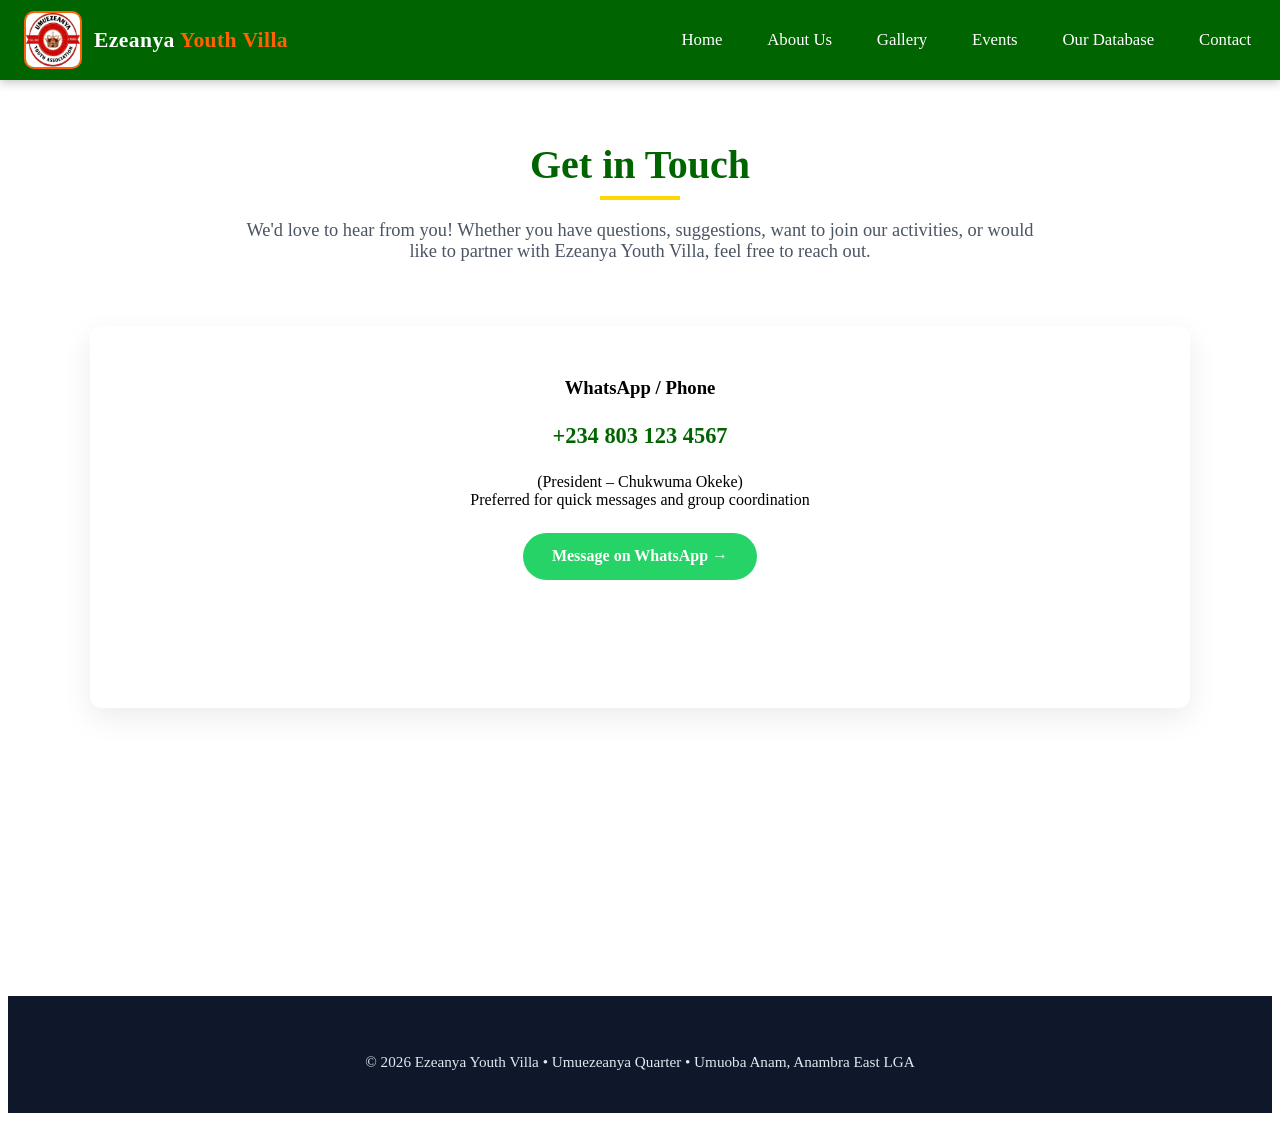
<file: contact.html>
<!DOCTYPE html>
<html lang="en">

<head>
    <meta charset="UTF-8" />
    <meta name="viewport" content="width=device-width, initial-scale=1.0" />
    <title>Ezeanya Youth Villa</title>
    <link rel="stylesheet" href="style.css" />
        <style>
            #backToTop {
                position: fixed;
                bottom: 30px;
                right: 30px;
                width: 50px;
                height: 50px;
                background: #006400;
                color: white;
                border: none;
                border-radius: 50%;
                font-size: 24px;
                cursor: pointer;
                display: none;
                align-items: center;
                justify-content: center;
                box-shadow: 0 4px 12px rgba(0, 0, 0, 0.3);
                z-index: 9999;
                transition: all 0.3s ease;
            }
        
            #backToTop:hover {
                background: #004d00;
                transform: scale(1.1);
            }
        </style>
        </head>
</head>

<body>
    <nav class="navbar">
        <div class="nav-container">
            <a href="index.html" class="logo-container">
                <img src="Ezeanya Logo.jpg" alt="Ezeanya Youth Villa Logo" class="logo-img">
                <div class="association-name">
                    Ezeanya<span class="highlight"> Youth Villa</span>
                </div>
            </a>

            <button class="hamburger" id="hamburger" aria-label="Toggle menu">☰</button>

            <div class="nav-right" id="navRight">
                <ul class="nav-menu" id="navMenu">
                    <li><a href="index.html">Home</a></li>
                    <li><a href="about.html">About Us</a></li>
                    <li><a href="gallery.html">Gallery</a></li>
                    <li><a href="events.html">Events</a></li>
                    <li><a href="members.html">Our Database</a></li>
                    <li><a href="contact.html">Contact</a></li>
                </ul>
            </div>
        </div>
    </nav>

    <main>
        <section>
            <h2>Get in Touch</h2>
            <p class="about-text" style="margin-bottom: 4rem;">
                We'd love to hear from you! Whether you have questions, suggestions, want to join our activities,
                or would like to partner with Ezeanya Youth Villa, feel free to reach out.
            </p>

            <div class="grid-3">
                <div class="card" style="text-align: center;">
                    <h3>WhatsApp / Phone</h3>
                    <p style="font-size: 1.4rem; margin: 1.5rem 0; color: #006400;"><strong>+234 803 123
                            4567</strong></p>
                    <p style="margin-bottom: 1.5rem;">(President – Chukwuma Okeke)<br>Preferred for quick messages
                        and group coordination </p><a
                        href="https://wa.me/2348031234567?text=Hello%20Ezeanya%20Youth%20Villa%20team"
                        target="_blank" rel="noopener noreferrer"
                        style="display: inline-block; background: #25D366; color: white; padding: 0.9rem 1.8rem; border-radius: 50px; text-decoration: none; font-weight: 600;">Message
                        on WhatsApp → </a>
                        <section>
                            </div>
        </section>
    </main>
<script>
    const hamburger = document.getElementById('hamburger');
    const navRight = document.getElementById('navRight');

    hamburger.addEventListener('click', () => {
        navRight.classList.toggle('active');

        if (navRight.classList.contains('active')) {
            hamburger.textContent = '✕';
        } else {
            hamburger.textContent = '☰';
        }
    });

    document.querySelectorAll('.nav-menu a').forEach(link => {
        link.addEventListener('click', () => {
            navRight.classList.remove('active');
            hamburger.textContent = '☰';
        });
    });
</script>

        <footer>
            <p>© 2026 Ezeanya Youth Villa • Umuezeanya Quarter • Umuoba Anam, Anambra East LGA</p>
        </footer>
        
        <button id="backToTop" title="Back to Top">↑</button>
        
        <script src="script.js"></script>
        
        <script>
            const backToTop = document.getElementById('backToTop');

            window.addEventListener('scroll', () => {
                if (window.scrollY > 400) {
                    backToTop.style.display = 'flex';
                } else {
                    backToTop.style.display = 'none';
                }
            });

            backToTop.addEventListener('click', () => {
                window.scrollTo({
                    top: 0,
                    behavior: 'smooth'
                });
            });
        </script>
        </body>
        </html>
</file>
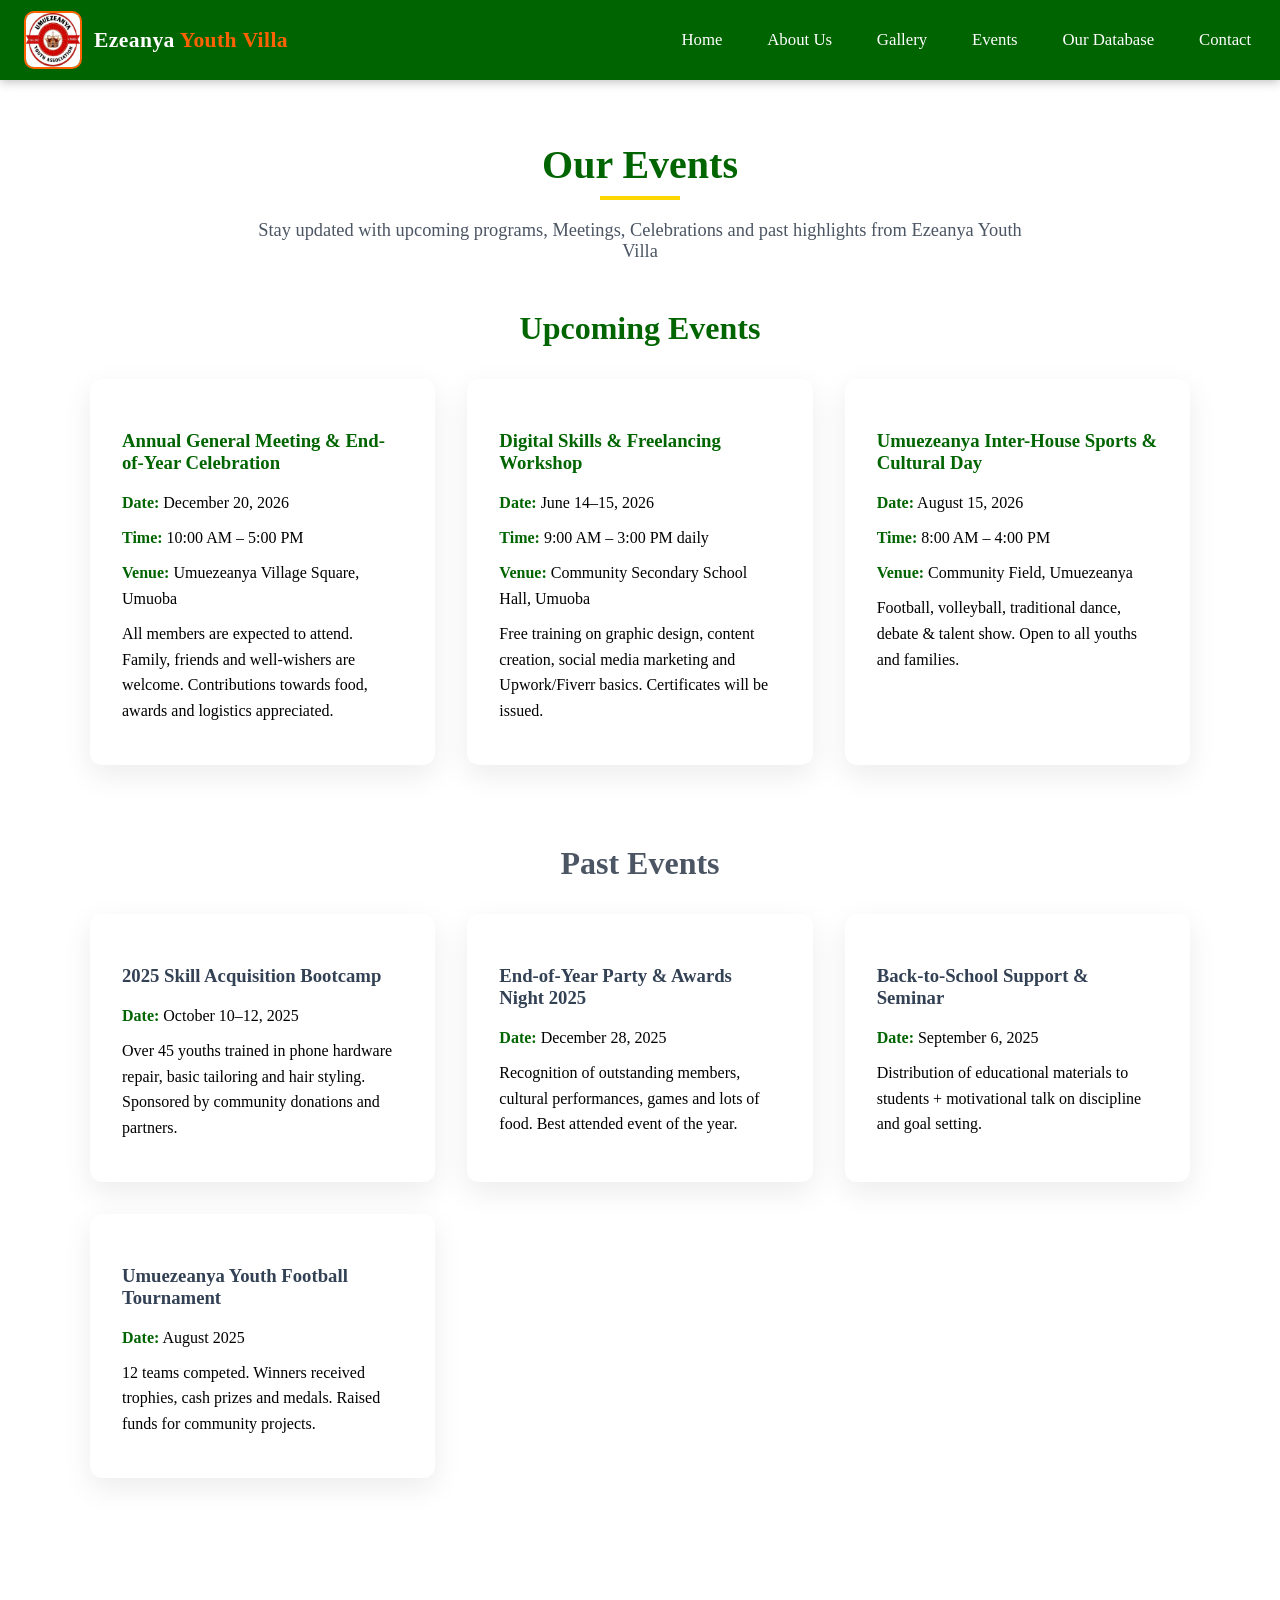
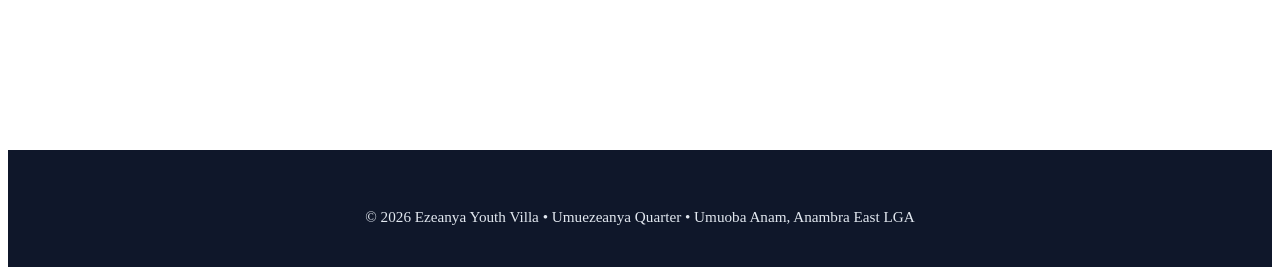
<file: events.html>
<!DOCTYPE html>
<html lang="en">

<head>
    <meta charset="UTF-8" />
    <meta name="viewport" content="width=device-width, initial-scale=1.0" />
    <title>Events - Ezeanya Youth Villa</title>
    <link rel="stylesheet" href="style.css" />
    <style>
        .navbar {
            position: fixed;
            top: 0;
            left: 0;
            right: 0;
            background: #006400;
            backdrop-filter: blur(8px);
            z-index: 1000;
            box-shadow: 0 2px 10px rgba(0, 0, 0, 0.25);
        }

        .nav-container {
            max-width: 1400px;
            margin: 0 auto;
            padding: 0 1.5rem;
            display: flex;
            align-items: center;
            justify-content: space-between;
            height: 80px;
        }

        .logo-container {
            display: flex;
            align-items: center;
            gap: 12px;
            text-decoration: none;
            color: white;
        }

        .logo-img {
            width: 54px;
            height: 54px;
            object-fit: cover;
            border-radius: 10px;
            border: 2px solid #ff6200;
            background: #fff;
        }

        .association-name {
            font-size: 1.35rem;
            font-weight: 700;
            color: white;
            white-space: nowrap;
        }

        .association-name .highlight {
            color: #ff6200;
        }

        .nav-right {
            display: flex;
            align-items: center;
        }

        .nav-menu {
            list-style: none;
            margin: 0;
            padding: 0;
            display: flex;
            gap: 2.2rem;
        }

        .nav-menu li a {
            color: white;
            text-decoration: none;
            font-weight: 500;
            font-size: 1.05rem;
            padding: 0.4rem 0.3rem;
            transition: all 0.22s ease;
        }

        .nav-menu li a:hover {
            color: #ffdd57;
        }

        .hamburger {
            display: none;
            background: none;
            border: none;
            color: white;
            font-size: 2.4rem;
            cursor: pointer;
            padding: 0.5rem;
        }

        @media (max-width: 820px) {
            .hamburger {
                display: block;
            }

            .nav-right {
                position: fixed;
                top: 0;
                right: 0;
                height: 100vh;
                width: 280px;
                background: #006400;
                transform: translateX(100%);
                transition: transform 0.35s ease;
                z-index: 999;
                padding-top: 90px;
                box-shadow: -4px 0 20px rgba(0, 0, 0, 0.4);
            }

            .nav-right.active {
                transform: translateX(0);
            }

            .nav-menu {
                flex-direction: column;
                align-items: flex-start;
                padding: 2rem 2.5rem;
                gap: 1.4rem;
            }

            .nav-menu li a {
                font-size: 1.25rem;
                padding: 0.6rem 0;
                width: 100%;
            }
        }

        main {
            padding-top: 100px;
            max-width: 1100px;
            margin: 0 auto;
            padding-left: 1.5rem;
            padding-right: 1.5rem;
        }

        .about-text {
            max-width: 800px;
            margin: 0 auto 3rem;
            font-size: 1.15rem;
            color: #4b5563;
            text-align: center;
        }

        .grid-3 {
            display: grid;
            grid-template-columns: repeat(auto-fit, minmax(320px, 1fr));
            gap: 2rem;
            margin-top: 2rem;
        }

        article {
            background: white;
            border-radius: 12px;
            box-shadow: 0 10px 30px rgba(0, 0, 0, 0.08);
            padding: 2rem;
            transition: transform 0.3s ease;
        }

        article:hover {
            transform: translateY(-5px);
        }

        .event-upcoming h3 {
            color: #006400;
            margin-bottom: 1rem;
        }

        .event-past h3 {
            color: #334155;
            margin-bottom: 1rem;
        }

        article p {
            margin: 0.6rem 0;
            line-height: 1.6;
        }

        article strong {
            color: #006400;
        }

        footer {
            background: #0f172a;
            color: #e2e8f0;
            text-align: center;
            padding: 3rem 2rem 2rem;
            margin-top: 5rem;
        }
    </style>
        <style>
            #backToTop {
                position: fixed;
                bottom: 30px;
                right: 30px;
                width: 50px;
                height: 50px;
                background: #006400;
                color: white;
                border: none;
                border-radius: 50%;
                font-size: 24px;
                cursor: pointer;
                display: none;
                align-items: center;
                justify-content: center;
                box-shadow: 0 4px 12px rgba(0, 0, 0, 0.3);
                z-index: 9999;
                transition: all 0.3s ease;
            }
        
            #backToTop:hover {
                background: #004d00;
                transform: scale(1.1);
            }
        </style>
        </head>
</head>

<body>
    <nav class="navbar">
        <div class="nav-container">
            <a href="index.html" class="logo-container">
                <img src="Ezeanya Logo.jpg" alt="Ezeanya Youth Villa Logo" class="logo-img">
                <div class="association-name">
                    Ezeanya<span class="highlight"> Youth Villa</span>
                </div>
            </a>

            <button class="hamburger" id="hamburger" aria-label="Toggle menu">☰</button>

            <div class="nav-right" id="navRight">
                <ul class="nav-menu" id="navMenu">
                    <li><a href="index.html">Home</a></li>
                    <li><a href="about.html">About Us</a></li>
                    <li><a href="gallery.html">Gallery</a></li>
                    <li><a href="events.html">Events</a></li>
                    <li><a href="members.html">Our Database</a></li>
                    <li><a href="contact.html">Contact</a></li>
                </ul>
            </div>
        </div>
    </nav>

    <main>
        <section>
            <h2>Our Events</h2>
            <p class="about-text">
                Stay updated with upcoming programs, Meetings, Celebrations 
                and past highlights from Ezeanya Youth Villa
            </p>

            <h3 style="text-align: center; color: #006400; margin: 3rem 0 2rem; font-size: 2rem;">
                Upcoming Events
            </h3>

            <div class="grid-3">
                <article class="event-upcoming">
                    <h3>Annual General Meeting & End-of-Year Celebration</h3>
                    <p><strong>Date:</strong> December 20, 2026</p>
                    <p><strong>Time:</strong> 10:00 AM – 5:00 PM</p>
                    <p><strong>Venue:</strong> Umuezeanya Village Square, Umuoba</p>
                    <p>All members are expected to attend. Family, friends and well-wishers are welcome. Contributions
                        towards food, awards and logistics appreciated.</p>
                </article>

                <article class="event-upcoming">
                    <h3>Digital Skills & Freelancing Workshop</h3>
                    <p><strong>Date:</strong> June 14–15, 2026</p>
                    <p><strong>Time:</strong> 9:00 AM – 3:00 PM daily</p>
                    <p><strong>Venue:</strong> Community Secondary School Hall, Umuoba</p>
                    <p>Free training on graphic design, content creation, social media marketing and Upwork/Fiverr
                        basics. Certificates will be issued.</p>
                </article>

                <article class="event-upcoming">
                    <h3>Umuezeanya Inter-House Sports & Cultural Day</h3>
                    <p><strong>Date:</strong> August 15, 2026</p>
                    <p><strong>Time:</strong> 8:00 AM – 4:00 PM</p>
                    <p><strong>Venue:</strong> Community Field, Umuezeanya</p>
                    <p>Football, volleyball, traditional dance, debate & talent show. Open to all youths and families.
                    </p>
                </article>
            </div>

            <h3 style="text-align: center; color: #4b5563; margin: 5rem 0 2rem; font-size: 2rem;">
                Past Events
            </h3>

            <div class="grid-3">
                <article class="event-past">
                    <h3>2025 Skill Acquisition Bootcamp</h3>
                    <p><strong>Date:</strong> October 10–12, 2025</p>
                    <p>Over 45 youths trained in phone hardware repair, basic tailoring and hair styling. Sponsored by
                        community donations and partners.</p>
                </article>

                <article class="event-past">
                    <h3>End-of-Year Party & Awards Night 2025</h3>
                    <p><strong>Date:</strong> December 28, 2025</p>
                    <p>Recognition of outstanding members, cultural performances, games and lots of food. Best attended
                        event of the year.</p>
                </article>

                <article class="event-past">
                    <h3>Back-to-School Support & Seminar</h3>
                    <p><strong>Date:</strong> September 6, 2025</p>
                    <p>Distribution of educational materials to students + motivational talk on discipline and goal
                        setting.</p>
                </article>

                <article class="event-past">
                    <h3>Umuezeanya Youth Football Tournament</h3>
                    <p><strong>Date:</strong> August 2025</p>
                    <p>12 teams competed. Winners received trophies, cash prizes and medals. Raised funds for community
                        projects.</p>
                </article>
            </div>
        </section>
    </main>
<script>
    const hamburger = document.getElementById('hamburger');
    const navRight = document.getElementById('navRight');

    hamburger.addEventListener('click', () => {
        navRight.classList.toggle('active');

        if (navRight.classList.contains('active')) {
            hamburger.textContent = '✕';
        } else {
            hamburger.textContent = '☰';
        }
    });

    document.querySelectorAll('.nav-menu a').forEach(link => {
        link.addEventListener('click', () => {
            navRight.classList.remove('active');
            hamburger.textContent = '☰';
        });
    });
</script>
        <footer>
            <p>© 2026 Ezeanya Youth Villa • Umuezeanya Quarter • Umuoba Anam, Anambra East LGA</p>
        </footer>
        
        <button id="backToTop" title="Back to Top">↑</button>
        
        <script src="script.js"></script>
        
        <script>
            const backToTop = document.getElementById('backToTop');

            window.addEventListener('scroll', () => {
                if (window.scrollY > 400) {
                    backToTop.style.display = 'flex';
                } else {
                    backToTop.style.display = 'none';
                }
            });

            backToTop.addEventListener('click', () => {
                window.scrollTo({
                    top: 0,
                    behavior: 'smooth'
                });
            });
        </script>
        </body>
        </html>
</file>
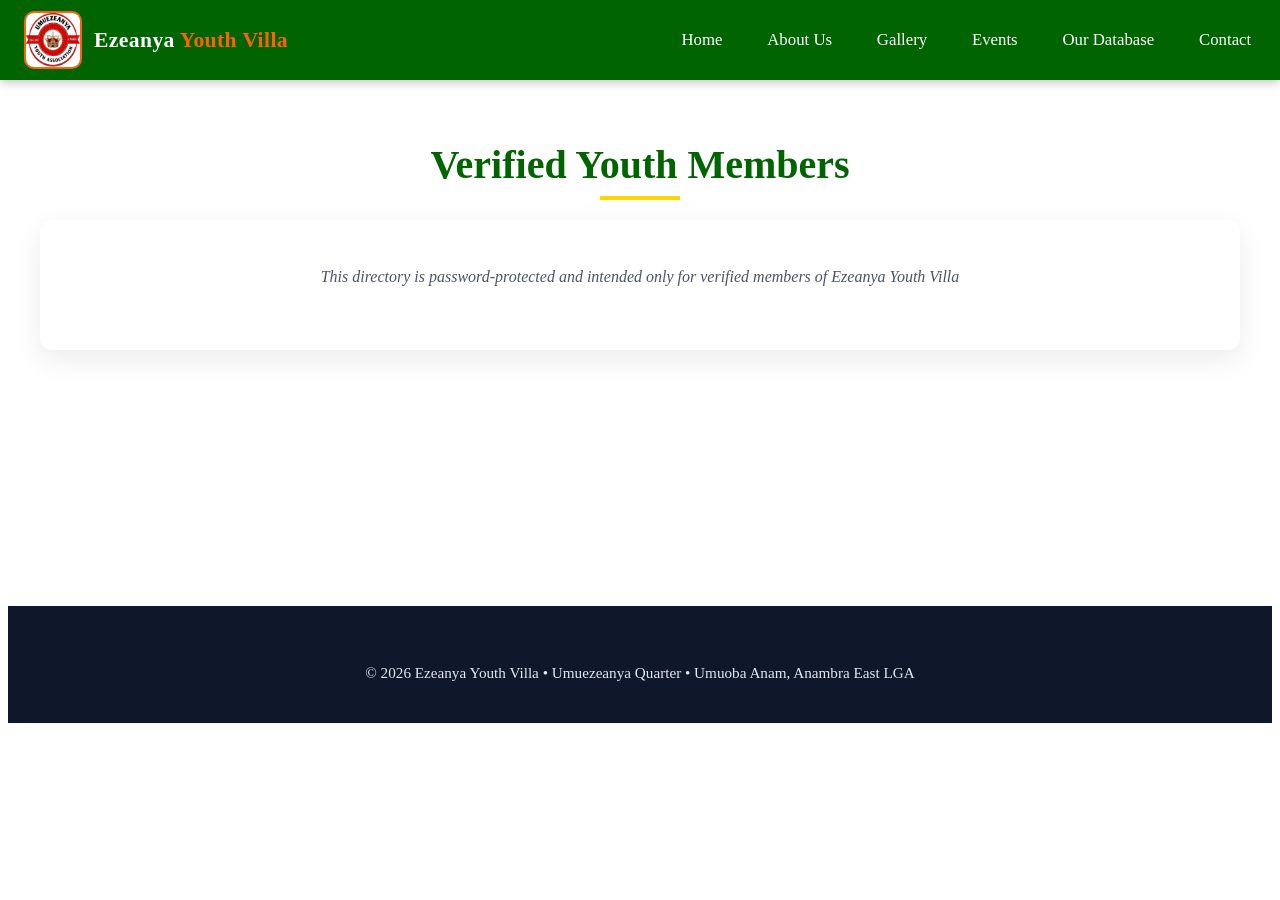
<file: members.html>
<!DOCTYPE html>
<html lang="en">

<head>
    <meta charset="UTF-8" />
    <meta name="viewport" content="width=device-width, initial-scale=1.0" />
    <title>Our Database - Ezeanya Youth Villa</title>
    <link rel="stylesheet" href="style.css" />
    <style>
        .navbar {
            position: fixed;
            top: 0;
            left: 0;
            right: 0;
            background: #006400;
            backdrop-filter: blur(8px);
            z-index: 1000;
            box-shadow: 0 2px 10px rgba(0, 0, 0, 0.25);
        }

        .nav-container {
            max-width: 1400px;
            margin: 0 auto;
            padding: 0 1.5rem;
            display: flex;
            align-items: center;
            justify-content: space-between;
            height: 80px;
        }

        .logo-container {
            display: flex;
            align-items: center;
            gap: 12px;
            text-decoration: none;
            color: white;
        }

        .logo-img {
            width: 54px;
            height: 54px;
            object-fit: cover;
            border-radius: 10px;
            border: 2px solid #ff6200;
            background: #fff;
        }

        .association-name {
            font-size: 1.35rem;
            font-weight: 700;
            color: white;
            white-space: nowrap;
        }

        .association-name .highlight {
            color: #ff6200;
        }

        .nav-right {
            display: flex;
            align-items: center;
        }

        .nav-menu {
            list-style: none;
            margin: 0;
            padding: 0;
            display: flex;
            gap: 2.2rem;
        }

        .nav-menu li a {
            color: white;
            text-decoration: none;
            font-weight: 500;
            font-size: 1.05rem;
            padding: 0.4rem 0.3rem;
            transition: all 0.22s ease;
        }

        .nav-menu li a:hover {
            color: #ffdd57;
        }

        .hamburger {
            display: none;
            background: none;
            border: none;
            color: white;
            font-size: 2.4rem;
            cursor: pointer;
            padding: 0.5rem;
        }

        @media (max-width: 820px) {
            .hamburger {
                display: block;
            }

            .nav-right {
                position: fixed;
                top: 0;
                right: 0;
                height: 100vh;
                width: 280px;
                background: #006400;
                transform: translateX(100%);
                transition: transform 0.35s ease;
                z-index: 999;
                padding-top: 90px;
                box-shadow: -4px 0 20px rgba(0, 0, 0, 0.4);
            }

            .nav-right.active {
                transform: translateX(0);
            }

            .nav-menu {
                flex-direction: column;
                align-items: flex-start;
                padding: 2rem 2.5rem;
                gap: 1.4rem;
            }

            .nav-menu li a {
                font-size: 1.25rem;
                padding: 0.6rem 0;
                width: 100%;
            }
        }

        .hidden {
            display: none;
        }

        .card {
            background: white;
            border-radius: 12px;
            box-shadow: 0 10px 30px rgba(0, 0, 0, 0.08);
            padding: 2rem;
            margin-top: 2rem;
        }

        .member-pic {
            width: 65px;
            height: 65px;
            border-radius: 50%;
            object-fit: cover;
            border: 2px solid #f1f5f9;
        }

        .table-container {
            width: 100%;
            overflow-x: auto;
            -webkit-overflow-scrolling: touch;
            margin-top: 1.5rem;
            border-radius: 8px;
            box-shadow: 0 1px 3px rgba(0, 0, 0, 0.1);
        }

        table {
            width: 100%;
            min-width: 1200px;
            border-collapse: collapse;
            font-size: 0.92rem;
        }

        th,
        td {
            padding: 12px 10px;
            text-align: left;
            border-bottom: 1px solid #e2e8f0;
            white-space: nowrap;
        }

        th {
            background: #f1f5f9;
            color: #334155;
            font-weight: 600;
            position: sticky;
            top: 0;
            z-index: 10;
        }

        @media (max-width: 768px) {
            table {
                font-size: 0.88rem;
            }
        }

        main {
            padding-top: 100px;
            max-width: 1200px;
            margin: 0 auto;
            padding-left: 1.5rem;
            padding-right: 1.5rem;
        }

        #backToTop {
            position: fixed;
            bottom: 30px;
            right: 30px;
            width: 50px;
            height: 50px;
            background: #006400;
            color: white;
            border: none;
            border-radius: 50%;
            font-size: 24px;
            cursor: pointer;
            display: none;
            align-items: center;
            justify-content: center;
            box-shadow: 0 4px 12px rgba(0, 0, 0, 0.3);
            z-index: 9999;
            transition: all 0.3s ease;
        }

        #backToTop:hover {
            background: #004d00;
            transform: scale(1.1);
        }
    </style>
</head>

<body>
    <nav class="navbar">
        <div class="nav-container">
            <a href="index.html" class="logo-container">
                <img src="Ezeanya Logo.jpg" alt="Ezeanya Youth Villa Logo" class="logo-img">
                <div class="association-name">
                    Ezeanya<span class="highlight"> Youth Villa</span>
                </div>
            </a>
            <button class="hamburger" id="hamburger" aria-label="Toggle menu">☰</button>
            <div class="nav-right" id="navRight">
                <ul class="nav-menu" id="navMenu">
                    <li><a href="index.html">Home</a></li>
                    <li><a href="about.html">About Us</a></li>
                    <li><a href="gallery.html">Gallery</a></li>
                    <li><a href="events.html">Events</a></li>
                    <li><a href="members.html">Our Database</a></li>
                    <li><a href="contact.html">Contact</a></li>
                </ul>
            </div>
        </div>
    </nav>

    <main>
        <section>
            <h2>Verified Youth Members</h2>
            <div class="card">
                <p style="text-align:center; font-style:italic; color:#4b5563; margin-bottom: 2rem;">
                    This directory is password-protected and intended only for verified members of Ezeanya Youth Villa
                </p>
                <div id="protected-content" class="hidden">
                    <div class="table-container">
                        <table>
                            <thead>
                                <tr>
                                    <th>S/N</th>
                                    <th>Picture</th>
                                    <th>Full Name</th>
                                    <th>Phone Number</th>
                                    <th>Email Address</th>
                                    <th>DOB</th>
                                    <th>Kindred</th>
                                    <th>Age Grade</th>
                                    <th>Qualification</th>
                                    <th>Occupation</th>
                                </tr>
                            </thead>
                            <tbody id="membersTable"></tbody>
                        </table>
                    </div>
                </div>
            </div>
        </section>
    </main>

    <script>
        const MEMBERS_PASSWORD = "ezeanya2026";
        const members = [
            { name: "Chukka Okeke", phone: "08031234567", email: "chukka.okeke@example.com", dob: "15 March", kindred: "Umuojadi", ageGrade: "Ifunanya", qual: "B.Sc Computer Science", occ: "Software Developer", pic: "https://via.placeholder.com/70?text=CO" },
            { name: "Adaobi Nwosu", phone: "09087654321", email: "adaobi.nwosu@example.com", dob: "22 June", kindred: "Umuatiah", ageGrade: "Oguejiofor", qual: "OND Business Admin", occ: "Fashion Entrepreneur", pic: "https://via.placeholder.com/70?text=AN" },
            { name: "Ifeanyi Eze", phone: "08105557788", email: "ifeanyi.eze@example.com", dob: "08 November", kindred: "Umuajando", ageGrade: "Ifunanya", qual: "HND Accounting", occ: "Accountant", pic: "https://via.placeholder.com/70?text=IE" },
            { name: "Chidinma Obi", phone: "07062223344", email: "chidinma.obi@example.com", dob: "30 January", kindred: "Umuojadi", ageGrade: "Oguejiofor", qual: "B.Ed Biology", occ: "Teacher", pic: "https://via.placeholder.com/70?text=CO" }
        ];
        document.addEventListener("DOMContentLoaded", () => {
            const protected = document.getElementById("protected-content");
            if (!protected) return;
            const pass = prompt("Enter Ezeanya Youth Villa members password:");
            if (pass === MEMBERS_PASSWORD) {
                protected.classList.remove("hidden");
                let html = "";
                members.forEach((m, i) => {
                    html += `
                        <tr>
                            <td>${i + 1}</td>
                            <td><img src="${m.pic}" alt="${m.name}" class="member-pic"></td>
                            <td><strong>${m.name}</strong></td>
                            <td><a href="tel:+234${m.phone.slice(1)}" class="phone-link">${m.phone}</a></td>
                            <td><a href="mailto:${m.email}">${m.email}</a></td>
                            <td>${m.dob}</td>
                            <td>${m.kindred}</td>
                            <td>${m.ageGrade}</td>
                            <td>${m.qual}</td>
                            <td>${m.occ}</td>
                        </tr>
                    `;
                });
                document.getElementById("membersTable").innerHTML = html;
            } else {
                alert("Access denied — incorrect password.");
            }
        });
    </script>

    <button id="backToTop" title="Back to Top">↑</button>

    <footer>
        <p>© 2026 Ezeanya Youth Villa • Umuezeanya Quarter • Umuoba Anam, Anambra East LGA</p>
    </footer>

    <script>
        const backToTop = document.getElementById('backToTop');

        window.addEventListener('scroll', () => {
            if (window.scrollY > 200) {          
                backToTop.style.display = 'flex';
            } else {
                backToTop.style.display = 'none';
            }
        });

        window.addEventListener('load', () => {
            if (window.scrollY > 200) {
                backToTop.style.display = 'flex';
            }
        });

        backToTop.addEventListener('click', () => {
            window.scrollTo({
                top: 0,
                behavior: 'smooth'
            });
        });
    </script>
</body>
</html>
</file>
<file: style.css>
.navbar {
    position: fixed;
    top: 0;
    left: 0;
    right: 0;
    background: #006400;
    /* dark green */
    backdrop-filter: blur(8px);
    z-index: 1000;
    box-shadow: 0 2px 10px rgba(0, 0, 0, 0.25);
}

.nav-container {
    max-width: 1400px;
    margin: 0 auto;
    padding: 0 1.5rem;
    display: flex;
    align-items: center;
    justify-content: space-between;
    height: 80px;
}

.logo-container {
    display: flex;
    align-items: center;
    gap: 12px;
    text-decoration: none;
    color: white;
}

.logo-img {
    width: 54px;
    height: 54px;
    object-fit: cover;
    border-radius: 10px;
    border: 2px solid #ff6200;
    background: #fff;
}

.association-name {
    font-size: 1.35rem;
    font-weight: 700;
    letter-spacing: 0.4px;
    color: white;
    white-space: nowrap;
}

.association-name .highlight {
    color: #ff6200;
    /* orange accent */
    font-weight: 600;
}

.nav-right {
    display: flex;
    align-items: center;
}

.nav-menu {
    list-style: none;
    margin: 0;
    padding: 0;
    display: flex;
    gap: 2.2rem;
}

.nav-menu li a {
    color: white;
    text-decoration: none;
    font-weight: 500;
    font-size: 1.05rem;
    padding: 0.4rem 0.3rem;
    transition: all 0.22s ease;
    position: relative;
}

.nav-menu li a:hover,
.nav-menu li a.active {
    color: #ffdd57;
}

.nav-menu li a::after {
    content: '';
    position: absolute;
    width: 0;
    height: 2.5px;
    bottom: -4px;
    left: 50%;
    background: #ff6200;
    transition: all 0.3s ease;
    transform: translateX(-50%);
}

.nav-menu li a:hover::after,
.nav-menu li a.active::after {
    width: 70%;
}

.hamburger {
    display: none;
    background: none;
    border: none;
    color: white;
    font-size: 2.4rem;
    cursor: pointer;
    padding: 0.5rem;
    z-index: 1100;
}

@media (max-width: 820px) {

    .hamburger {
        display: block;
    }

    .nav-right {
        position: fixed;
        top: 0;
        right: 0;
        height: 100vh;
        width: 280px;
        background: #006400;
        backdrop-filter: blur(10px);
        transform: translateX(100%);
        transition: transform 0.35s ease;
        z-index: 999;
        padding-top: 90px;
        box-shadow: -4px 0 20px rgba(0, 0, 0, 0.4);
    }

    .nav-right.active {
        transform: translateX(0);
    }

    .nav-menu {
        flex-direction: column;
        align-items: flex-start;
        padding: 2rem 2.5rem;
        gap: 1.4rem;
    }

    .nav-menu li a {
        font-size: 1.25rem;
        padding: 0.6rem 0;
        width: 100%;
    }

    .nav-right.active::before {
        content: '';
        position: fixed;
        inset: 0;
        background: rgba(0, 0, 0, 0.45);
        z-index: -1;
    }
}

.hero {
    position: relative;
    height: 90vh;
    min-height: 600px;
    overflow: hidden;
    color: white;
    text-align: center;
    display: flex;
    align-items: center;
    justify-content: center;
}

.slides {
    position: absolute;
    inset: 0;
    display: flex;
    transition: transform 0.8s ease-in-out;
}

.slide {
    min-width: 100%;
    height: 100%;
    background-size: cover;
    background-position: center;
    display: flex;
    align-items: center;
    justify-content: center;
    flex-direction: column;
    position: relative;
}

.slide::before {
    content: '';
    position: absolute;
    inset: 0;
    background: rgba(0, 100, 0, 0.55);
    z-index: 1;
}

.slide-content {
    position: relative;
    z-index: 2;
    max-width: 900px;
}

.slide h2 {
    font-size: 3.8rem;
    margin-bottom: 1rem;
    text-shadow: 0 4px 12px rgba(0, 0, 0, 0.6);
}

.slide p {
    font-size: 1.5rem;
    max-width: 700px;
    margin: 0 auto 2rem;
    opacity: 0.95;
}

.slider-dots {
    position: absolute;
    bottom: 2.5rem;
    left: 50%;
    transform: translateX(-50%);
    display: flex;
    gap: 1rem;
    z-index: 3;
}

.dot {
    width: 14px;
    height: 14px;
    background: rgba(255, 255, 255, 0.5);
    border-radius: 50%;
    cursor: pointer;
    transition: all 0.3s;
}

.dot.active {
    background: #ffd700;
    transform: scale(1.3);
}

.slider-arrow {
    position: absolute;
    top: 50%;
    transform: translateY(-50%);
    background: rgba(0, 0, 0, 0.4);
    color: white;
    border: none;
    width: 50px;
    height: 50px;
    border-radius: 50%;
    font-size: 1.8rem;
    cursor: pointer;
    z-index: 3;
    transition: all 0.3s;
}

.slider-arrow.prev {
    left: 2rem;
}

.slider-arrow.next {
    right: 2rem;
}

.slider-arrow:hover {
    background: #006400;
}

main {
    max-width: 1100px;
    margin: 0 auto;
    padding: 4rem 2rem 6rem;
}

section {
    margin-bottom: 6rem;
}

h2 {
    font-size: 2.5rem;
    color: #006400;
    margin-bottom: 2rem;
    text-align: center;
    font-weight: 700;
    position: relative;
}

h2::after {
    content: '';
    width: 80px;
    height: 4px;
    background: #ffd700;
    position: absolute;
    bottom: -12px;
    left: 50%;
    transform: translateX(-50%);
}

.card {
    background: white;
    border-radius: 12px;
    box-shadow: 0 10px 30px rgba(0, 0, 0, 0.08);
    padding: 2rem;
    margin-bottom: 2rem;
    transition: transform 0.3s ease, box-shadow 0.3s ease;
}
.card:hover {
    transform: translateY(-8px);
    box-shadow: 0 20px 40px rgba(0, 0, 0, 0.12);
}

.grid-3 {
    display: grid;
    grid-template-columns: repeat(auto-fit, minmax(320px, 1fr));
    gap: 2rem;
    margin-top: 3rem;
}

.about-text {
    max-width: 800px;
    margin: 0 auto 3rem;
    font-size: 1.15rem;
    color: #4b5563;
    text-align: center;
}

.team-img {
    border-radius: 50%;
    margin-bottom: 1rem;
    width: 140px;
    height: 140px;
    object-fit: cover;
    border: 4px solid #e2e8f0;
    box-shadow: 0 6px 16px rgba(0, 0, 0, 0.1);
}

footer {
    background: #0f172a;
    color: #e2e8f0;
    text-align: center;
    padding: 3rem 2rem 2rem;
    margin-top: 4rem;
}

footer p {
    margin: 0.6rem 0;
    font-size: 0.95rem;
}

@media (max-width: 768px) {
    header {
        padding: 6rem 1.5rem 4rem;
    }

    header h1 {
        font-size: 2.6rem;
    }

    nav ul {
        flex-direction: column;
        align-items: center;
        padding: 1rem 0;
    }

    nav ul li {
        margin: 0.8rem 0;
    }

    main {
        padding: 3rem 1.5rem;
    }

    .slide h2 {
        font-size: 2.8rem;
    }

    .slide p {
        font-size: 1.25rem;
    }
}
.gallery-grid {
    display: grid;
    grid-template-columns: repeat(auto-fit, minmax(280px, 1fr));
    gap: 1.5rem;
    margin-top: 3rem;
}

.gallery-item {
    position: relative;
    overflow: hidden;
    border-radius: 12px;
    box-shadow: 0 10px 30px rgba(0, 0, 0, 0.08);
    transition: transform 0.3s ease, box-shadow 0.3s ease;
}

.gallery-item:hover {
    transform: translateY(-8px);
    box-shadow: 0 20px 40px rgba(0, 0, 0, 0.15);
}

.gallery-item img {
    width: 100%;
    height: 240px;
    object-fit: cover;
    display: block;
    transition: transform 0.4s ease;
}

.gallery-item:hover img {
    transform: scale(1.08);
}

.gallery-caption {
    position: absolute;
    bottom: 0;
    left: 0;
    right: 0;
    background: linear-gradient(to top, rgba(0, 0, 0, 0.75), transparent);
    color: white;
    padding: 1.2rem 1rem 0.8rem;
    font-size: 0.95rem;
    text-align: center;
}
.site-header {
    position: fixed;
    top: 0;
    left: 0;
    right: 0;
    background: rgba(6, 100, 0, 0.92);
    backdrop-filter: blur(8px);
    z-index: 1100;

    padding: 0.8rem 2rem;
    display: flex;
    align-items: center;
    justify-content: center;
    box-shadow: 0 2px 10px rgba(0, 0, 0, 0.15);
}

.site-header {
    position: fixed;
    top: 0;
    left: 0;
    right: 0;
    background: rgba(6, 100, 0, 0.95);
    backdrop-filter: blur(10px);
    z-index: 1000;
    padding: 1rem 2rem;
    display: flex;
    justify-content: space-between;
    align-items: center;
    box-shadow: 0 2px 10px rgba(0, 0, 0, 0.15);
}

.logo-container {
    display: flex;
    align-items: center;
    gap: 1rem;
}

.site-logo {
    width: 50px;
    height: 50px;
    border-radius: 50%;
    border: 2px solid #ffd700;
    object-fit: contain;
    background: #006400;
    padding: 4px;
}

.site-header nav ul li a:hover::after,
.site-header nav ul li a.active::after {
    width: 60%;
}

@media (max-width: 768px) {
    .site-header {
        flex-direction: column;
        padding: 1rem;
    }

    .site-header nav ul {
        flex-wrap: wrap;
        justify-content: center;
        gap: 1rem;
        margin-top: 1rem;
    }

    main {
        padding-top: 140px;
    }
}

.logo-container {
    display: flex;
    align-items: center;
    gap: 1rem;
}

.site-logo {
    width: 50px;
    height: 50px;
    border-radius: 50%;
    border: 2px solid #ffd700;
    object-fit: contain;
    background: #006400;
    padding: 4px;
}

.site-name {
    color: #ffd700;
    font-size: 1.5rem;
    font-weight: 700;
    letter-spacing: 0.5px;
    text-shadow: 0 1px 3px rgba(0, 0, 0, 0.4);
}

main {
    padding-top: 110px;
}

@media (max-width: 768px) {
    .site-header {
        padding: 0.6rem 1rem;
    }

    .site-name {
        font-size: 1.3rem;
    }

    .site-logo {
        width: 45px;
        height: 45px;
    }
}

.team-grid {
    display: grid;
    grid-template-columns: repeat(auto-fit, minmax(180px, 1fr));
    gap: 1.5rem;
}

.team-card {
    position: relative;
    text-align: center;
    background: #f8f9fa;
    border-radius: 12px;
    overflow: hidden;
    box-shadow: 0 4px 10px rgba(0, 0, 0, 0.1);
    transition: transform 0.3s;
}

.team-card:hover {
    transform: translateY(-5px);
}

.image-wrapper {
    position: relative;
    width: 100%;
    padding-top: 100%;
    overflow: hidden;
    cursor: pointer;
}

.team-grid {
    display: grid;
    grid-template-columns: repeat(4, 1fr);
    gap: 2rem;
    margin-top: 3rem;
}

@media (max-width: 1024px) {
    .team-grid {
        grid-template-columns: repeat(3, 1fr);
    }
}

@media (max-width: 768px) {
    .team-grid {
        grid-template-columns: repeat(2, 1fr);
    }
}

@media (max-width: 480px) {
    .team-grid {
        grid-template-columns: 1fr;
        /* 1 on very small screens */
    }
}

.team-card {
    position: relative;
    text-align: center;
    background: #f8f9fa;
    border-radius: 12px;
    overflow: hidden;
    box-shadow: 0 6px 16px rgba(0, 0, 0, 0.1);
    transition: transform 0.3s ease, box-shadow 0.3s ease;
}

.team-card:hover {
    transform: translateY(-8px);
    box-shadow: 0 12px 32px rgba(0, 0, 0, 0.15);
}

.image-wrapper {
    position: relative;
    width: 100%;
    padding-top: 100%;
    /* 1:1 aspect ratio */
    overflow: hidden;
    cursor: pointer;
}

.team-img {
    position: absolute;
    top: 0;
    left: 0;
    width: 100%;
    height: 100%;
    object-fit: cover;
    transition: transform 0.4s ease;
}

.image-wrapper:hover .team-img {
    transform: scale(1.08);
}

.plus-overlay {
    position: absolute;
    inset: 0;
    background: rgba(0, 100, 0, 0.5);
    display: flex;
    align-items: center;
    justify-content: center;
    opacity: 0;
    transition: opacity 0.35s ease;
}

.image-wrapper:hover .plus-overlay {
    opacity: 1;
}

.plus-icon {
    font-size: 4.5rem;
    font-weight: 200;
    color: white;
    transition: transform 0.3s ease;
}

.plus-overlay:hover .plus-icon {
    transform: scale(1.2) rotate(90deg);
}

.info {
    display: none;
}

.modal {
    display: none;
    position: fixed;
    inset: 0;
    background: rgba(0, 0, 0, 0.75);
    align-items: center;
    justify-content: center;
    z-index: 2000;
    backdrop-filter: blur(4px);
}

.modal.active {
    display: flex;
}

.modal-content {
    background: white;
    border-radius: 16px;
    max-width: 480px;
    width: 90%;
    padding: 2.5rem;
    position: relative;
    text-align: center;
    box-shadow: 0 20px 60px rgba(0, 0, 0, 0.3);
    animation: modalFadeIn 0.4s ease;
}

@keyframes modalFadeIn {
    from {
        opacity: 0;
        transform: scale(0.85);
    }

    to {
        opacity: 1;
        transform: scale(1);
    }
}

.modal-img {
    width: 160px;
    height: 160px;
    border-radius: 50%;
    object-fit: cover;
    border: 5px solid #006400;
    margin-bottom: 1.5rem;
    box-shadow: 0 8px 20px rgba(0, 100, 0, 0.2);
}

.modal-content h3 {
    font-size: 1.8rem;
    color: #006400;
    margin-bottom: 0.6rem;
}

.modal-content p {
    font-size: 1.15rem;
    color: #4b5563;
    margin: 0.5rem 0;
}

.modal-close {
    position: absolute;
    top: 1rem;
    right: 1.5rem;
    font-size: 2.8rem;
    color: #666;
    cursor: pointer;
    transition: color 0.2s;
}

.modal-close:hover {
    color: #006400;
}

.btn-more:hover {
    background: #004d00;
    transform: translateY(-2px);
}
.hamburger {
    display: none;
    background: none;
    border: none;
    color: white;
    font-size: 2rem;
    cursor: pointer;
    padding: 0.5rem;
}

.main-nav {
    position: fixed;
    top: 80px;
    left: 0;
    right: 0;
    background: rgba(6, 100, 0, 0.98);
    backdrop-filter: blur(10px);
    z-index: 999;
    transform: translateY(-100%);
    transition: transform 0.4s ease;
}

.main-nav.active {
    transform: translateY(0);
}

.main-nav ul {
    flex-direction: column;
    align-items: center;
    padding: 2rem 0;
}

.main-nav ul li {
    margin: 1.2rem 0;
}

.main-nav ul li a {
    font-size: 1.3rem;
}

@media (max-width: 768px) {
    .hamburger {
        display: block;
    }

    .main-nav {
        display: block;
        transform: translateY(-100%);
    }

    .site-header {
        justify-content: space-between;
        padding: 0.8rem 1.2rem;
    }

    main {
        padding-top: 100px;
    }
}

@media (min-width: 769px) {
    .main-nav {
        position: static;
        transform: none !important;
        background: transparent;
        backdrop-filter: none;
        padding: 0;
    }

    .main-nav ul {
        flex-direction: row;
        justify-content: center;
        padding: 1.2rem 0;
    }

    .hamburger {
        display: none;
    }

    .site-header {
        justify-content: space-between;
        padding: 1rem 3rem;
    }
}
.logo-container {
    display: flex;
    align-items: center;
    gap: 0.9rem;
    flex-shrink: 0;
}

.site-name {
    white-space: nowrap;
}

.team-grid {
    display: grid;
    grid-template-columns: repeat(auto-fit, minmax(240px, 1fr));
    gap: 2rem;
    margin: 2.5rem 0;
}

.team-card {
    cursor: pointer;
    transition: transform 0.25s ease, box-shadow 0.25s ease;
    border-radius: 12px;
    overflow: hidden;
    background: #fff;
    box-shadow: 0 4px 12px rgba(0, 0, 0, 0.08);
}

.team-card:hover {
    transform: translateY(-8px);
    box-shadow: 0 12px 28px rgba(0, 0, 0, 0.12);
}

.image-wrapper {
    position: relative;
    overflow: hidden;
}

.team-img {
    width: 100%;
    height: 260px;
    object-fit: cover;
    display: block;
    transition: transform 0.4s ease;
}

.team-card:hover .team-img {
    transform: scale(1.08);
}

.plus-overlay {
    position: absolute;
    inset: 0;
    background: rgba(0, 0, 0, 0.4);
    opacity: 0;
    transition: opacity 0.3s ease;
    display: flex;
    align-items: center;
    justify-content: center;
}

.team-card:hover .plus-overlay {
    opacity: 1;
}

.plus-icon {
    font-size: 3.5rem;
    color: white;
    font-weight: bold;
}

.info {
    padding: 1.2rem;
    text-align: center;
}

.info h3 {
    margin: 0 0 0.6rem;
    font-size: 1.35rem;
}

.modal {
    position: fixed;
    inset: 0;
    background: rgba(0, 0, 0, 0.65);
    display: flex;
    align-items: center;
    justify-content: center;
    z-index: 1000;
    opacity: 0;
    visibility: hidden;
    transition: all 0.35s ease;
    padding: 1.5rem;
}

.modal.active {
    opacity: 1;
    visibility: visible;
}

.modal-content {
    background: white;
    max-width: 520px;
    width: 100%;
    border-radius: 16px;
    overflow: hidden;
    position: relative;
    box-shadow: 0 20px 60px rgba(0, 0, 0, 0.25);
    transform: translateY(40px);
    transition: transform 0.35s ease;
}

.modal.active .modal-content {
    transform: translateY(0);
}

.modal-close {
    position: absolute;
    top: 16px;
    right: 20px;
    font-size: 2.2rem;
    color: #555;
    cursor: pointer;
    z-index: 10;
    width: 36px;
    height: 36px;
    display: flex;
    align-items: center;
    justify-content: center;
    border-radius: 50%;
    transition: background 0.2s;
}

.modal-close:hover {
    background: #eee;
}

.modal-header {
    display: flex;
    align-items: center;
    gap: 1.5rem;
    padding: 2rem 2rem 1.5rem;
    background: linear-gradient(135deg, #f8f9fa, #e9ecef);
}

.modal-img {
    width: 140px;
    height: 140px;
    border-radius: 50%;
    object-fit: cover;
    border: 4px solid white;
    box-shadow: 0 6px 16px rgba(0, 0, 0, 0.15);
}

.modal-title h2 {
    margin: 0;
    font-size: 1.9rem;
}

.position {
    color: #555;
    margin: 0.4rem 0 0;
    font-size: 1.1rem;
}

.modal-body {
    padding: 0 2rem 2rem;
    line-height: 1.65;
}

.modal-body p {
    margin: 1rem 0;
}


.site-header {
    justify-content: space-between;
    padding: 0.9rem 1.5rem;
}

.btn-primary {
    display: inline-block;
    padding: 1rem 2rem;
    background: #006400;
    color: white;
    text-decoration: none;
    border-radius: 50px;
    font-weight: 600;
    transition: 0.3s;
}

.btn-primary:hover {
    background: #004d00;
    transform: translateY(-2px);
}

.mission-card {
    max-width: 900px;
    margin: 0 auto;
    text-align: center;
    font-size: 1.25rem;
    line-height: 1.9;
}

.quote {
    margin-top: 2rem;
    font-style: italic;
    color: #006400;
    font-weight: 600;
    font-size: 1.3rem;
}

.center {
    text-align: center;
    margin: 3rem 0;
}

.team-grid.four-per-row {
    grid-template-columns: repeat(4, 1fr);
    /* 4 in one line */
    gap: 1.8rem 2rem;
}

@media (max-width: 1100px) {
    .team-grid.four-per-row {
        grid-template-columns: repeat(3, 1fr);
    }
}

@media (max-width: 768px) {
    .team-grid.four-per-row {
        grid-template-columns: repeat(2, 1fr);
    }
}

@media (max-width: 480px) {
    .team-grid.four-per-row {
        grid-template-columns: 1fr;
    }
}

.view-more-wrapper {
    text-align: center;
    margin-top: 2.5rem;
}

.btn-more {
    display: inline-block;
    padding: 0.9rem 2.2rem;
    background: #006400;
    color: white;
    text-decoration: none;
    font-weight: 600;
    font-size: 1.1rem;
    border-radius: 50px;
    box-shadow: 0 4px 12px rgba(0, 100, 0, 0.25);
    transition: all 0.3s ease;
    border: 2px solid #006400;
}

.btn-more:hover {
    background: #004d00;
    transform: translateY(-3px);
    box-shadow: 0 8px 20px rgba(0, 100, 0, 0.35);
    border-color: #004d00;
}

.btn-more:active {
    transform: translateY(-1px);
    box-shadow: 0 4px 12px rgba(0, 100, 0, 0.3);
}


.site-header {
    position: fixed;
    top: 0;
    left: 0;
    right: 0;
    background: rgba(6, 100, 0, 0.95);
    backdrop-filter: blur(10px);
    z-index: 1100;
    padding: 0.9rem 1.5rem;
    display: flex;
    align-items: center;
    justify-content: space-between;
    box-shadow: 0 2px 12px rgba(0, 0, 0, 0.18);
}

.logo-container {
    display: flex;
    align-items: center;
    gap: 0.9rem;
    flex-shrink: 0;
}

.site-logo {
    width: 48px;
    height: 48px;
    border-radius: 50%;
    border: 2px solid #ffd700;
    object-fit: contain;
    background: #006400;
    padding: 4px;
}

.site-name {
    color: #ffd700;
    font-size: 1.45rem;
    font-weight: 700;
    letter-spacing: 0.4px;
    white-space: nowrap;
}

.hamburger {
    display: none;
    background: none;
    border: none;
    color: white;
    font-size: 2.2rem;
    cursor: pointer;
    padding: 0.4rem;
}

.main-nav {
    display: block;
}

.main-nav ul {
    list-style: none;
    margin: 0;
    padding: 0;
    display: flex;
    gap: 1.8rem;
}

.main-nav ul li a {
    color: white;
    text-decoration: none;
    font-weight: 500;
    font-size: 1.05rem;
    padding: 0.5rem 0.4rem;
    transition: color 0.25s;
}

.main-nav ul li a:hover,
.main-nav ul li a.active {
    color: #ffd700;
}

@media (max-width: 768px) {

    .hamburger {
        display: block;
    }

    .main-nav {
        position: fixed;
        top: 0;
        right: 0;
        height: 100vh;
        width: 280px;
        background: rgba(6, 100, 0, 0.97);
        backdrop-filter: blur(10px);
        transform: translateX(100%);
        transition: transform 0.35s ease;
        z-index: 1090;
        padding-top: 80px;
    }

    .main-nav.active {
        transform: translateX(0);
    }

    .main-nav ul {
        flex-direction: column;
        align-items: flex-start;
        padding: 1.5rem 2rem;
        gap: 0;
    }

    .main-nav ul li {
        width: 100%;
        margin: 1rem 0;
    }

    .main-nav ul li a {
        font-size: 1.3rem;
        display: block;
        padding: 0.8rem 0;
    }

    .main-nav.active::before {
        content: '';
        position: fixed;
        inset: 0;
        background: rgba(0, 0, 0, 0.5);
        z-index: -1;
    }
}
main {
    padding-top: 85px;
}


        .hidden {
            display: none;
        }

        .member-pic {
            width: 70px;
            height: 70px;
            border-radius: 50%;
            object-fit: cover;
            border: 2px solid #f1f5f9;
        }

        table {
            width: 100%;
            border-collapse: collapse;
            margin-top: 1.5rem;
            font-size: 0.95rem;
        }

        th,
        td {
            padding: 12px 10px;
            text-align: left;
            border-bottom: 1px solid #e2e8f0;
        }

        th {
            background: #f1f5f9;
            color: #334155;
            font-weight: 600;
        }

        td {
            vertical-align: middle;
        }

        .phone-link {
            color: #2563eb;
            text-decoration: none;
        }

        .phone-link:hover {
            text-decoration: underline;
        }

        .navbar {
            position: fixed;
            top: 0;
            left: 0;
            right: 0;
            background: #006400;
            backdrop-filter: blur(8px);
            z-index: 1000;
            box-shadow: 0 2px 10px rgba(0, 0, 0, 0.25);
        }

        .nav-container {
            max-width: 1400px;
            margin: 0 auto;
            padding: 0 1.5rem;
            display: flex;
            align-items: center;
            justify-content: space-between;
            height: 80px;
        }

        .logo-container {
            display: flex;
            align-items: center;
            gap: 12px;
            text-decoration: none;
            color: white;
        }

        .logo-img {
            width: 54px;
            height: 54px;
            object-fit: cover;
            border-radius: 10px;
            border: 2px solid #ff6200;
            background: #fff;
        }

        .association-name {
            font-size: 1.35rem;
            font-weight: 700;
            color: white;
            white-space: nowrap;
        }

        .association-name .highlight {
            color: #ff6200;
        }

        .nav-right {
            display: flex;
            align-items: center;
        }

        .nav-menu {
            list-style: none;
            margin: 0;
            padding: 0;
            display: flex;
            gap: 2.2rem;
        }

        .nav-menu li a {
            color: white;
            text-decoration: none;
            font-weight: 500;
            font-size: 1.05rem;
            padding: 0.4rem 0.3rem;
            transition: all 0.22s ease;
        }

        .nav-menu li a:hover {
            color: #ffdd57;
        }

        .hamburger {
            display: none;
            background: none;
            border: none;
            color: white;
            font-size: 2.4rem;
            cursor: pointer;
            padding: 0.5rem;
        }

        /* ==================== MOBILE MENU ==================== */
        @media (max-width: 820px) {
            .hamburger {
                display: block;
            }

            .nav-right {
                position: fixed;
                top: 0;
                right: 0;
                height: 100vh;
                width: 280px;
                background: #006400;
                transform: translateX(100%);
                transition: transform 0.35s ease;
                z-index: 999;
                padding-top: 90px;
                box-shadow: -4px 0 20px rgba(0, 0, 0, 0.4);
            }

            .nav-right.active {
                transform: translateX(0);
            }

            .nav-menu {
                flex-direction: column;
                align-items: flex-start;
                padding: 2rem 2.5rem;
                gap: 1.4rem;
            }

            .nav-menu li a {
                font-size: 1.25rem;
                padding: 0.6rem 0;
                width: 100%;
            }
        }

        /* Rest of your other styles (main, cards, grid, footer, etc.) */
        main {
            padding-top: 100px;
            /* space for fixed navbar */
        }

        .card {
            background: white;
            border-radius: 12px;
            box-shadow: 0 10px 30px rgba(0, 0, 0, 0.08);
            padding: 2rem;
            margin-bottom: 2rem;
        }

        .grid-3 {
            display: grid;
            grid-template-columns: repeat(auto-fit, minmax(320px, 1fr));
            gap: 2rem;
        }

        footer {
            background: #0f172a;
            color: #e2e8f0;
            text-align: center;
            padding: 3rem 2rem 2rem;
            margin-top: 4rem;
        }
</file>
